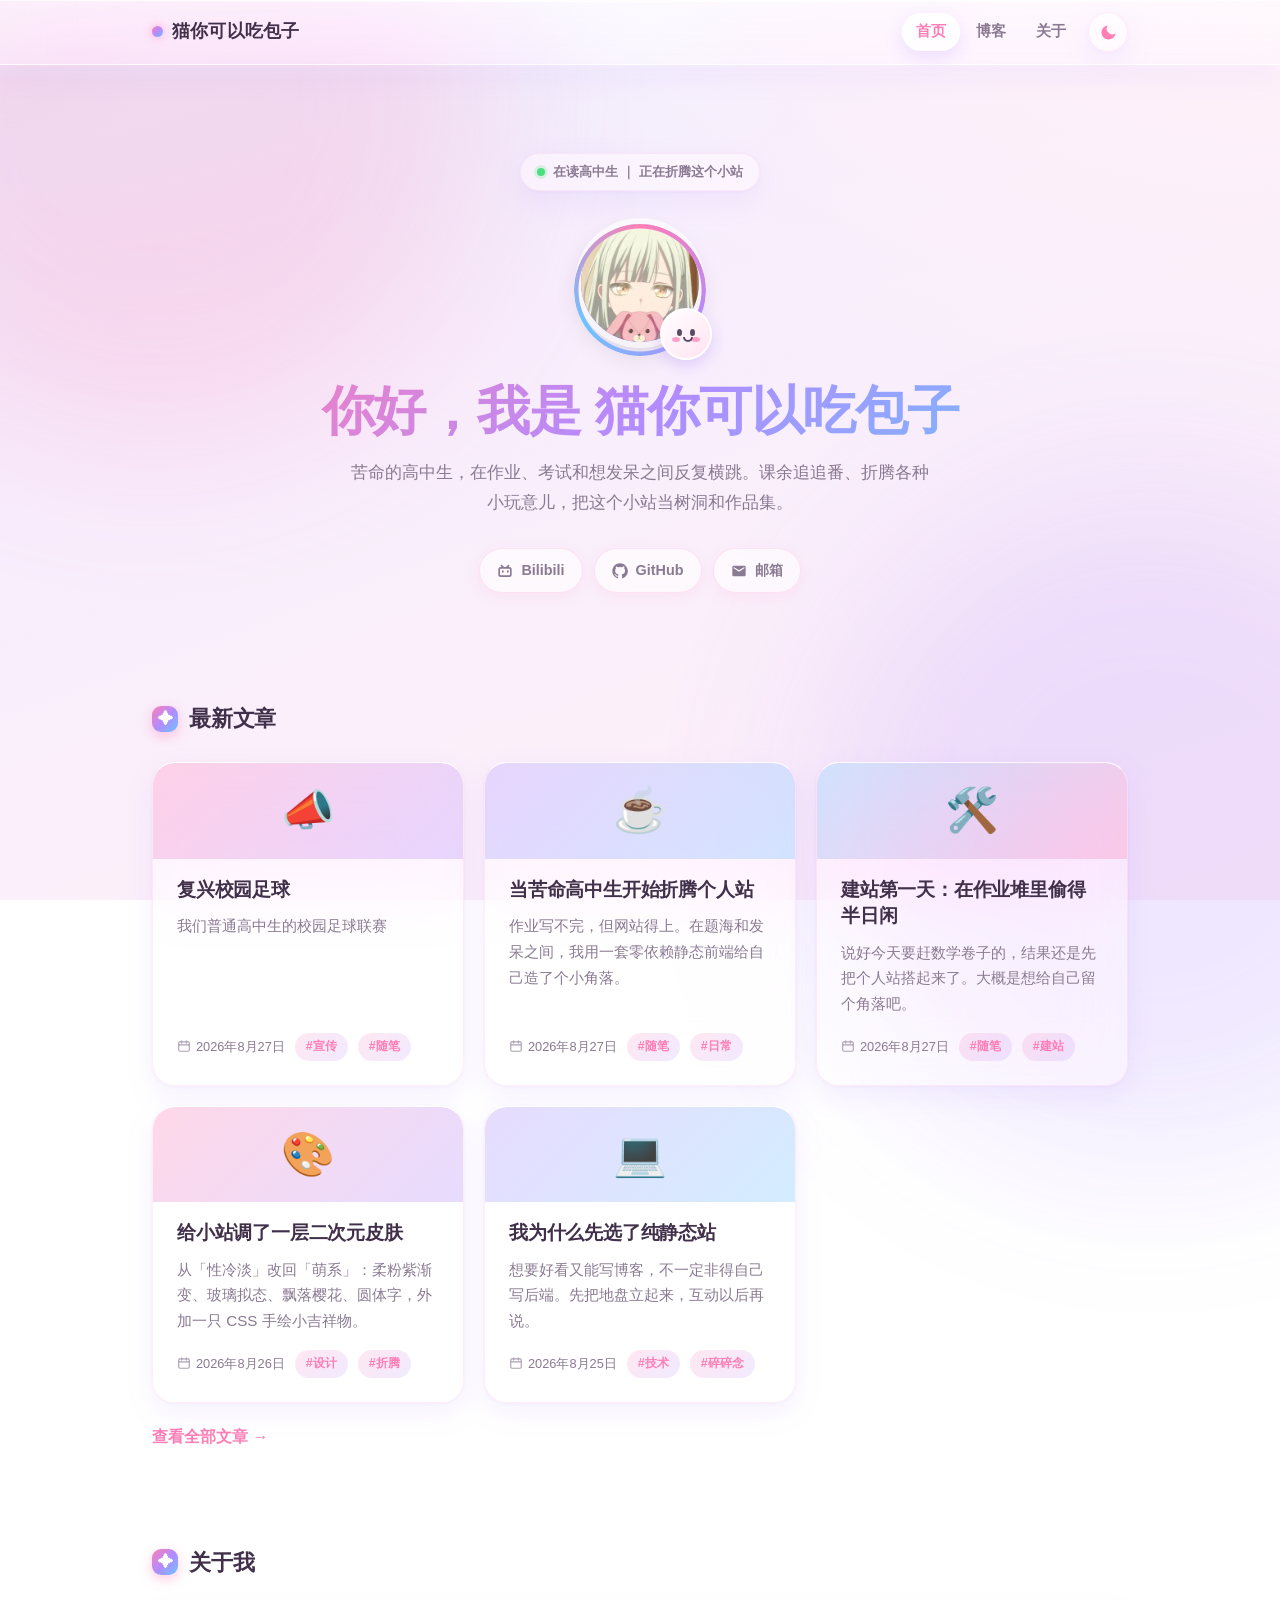
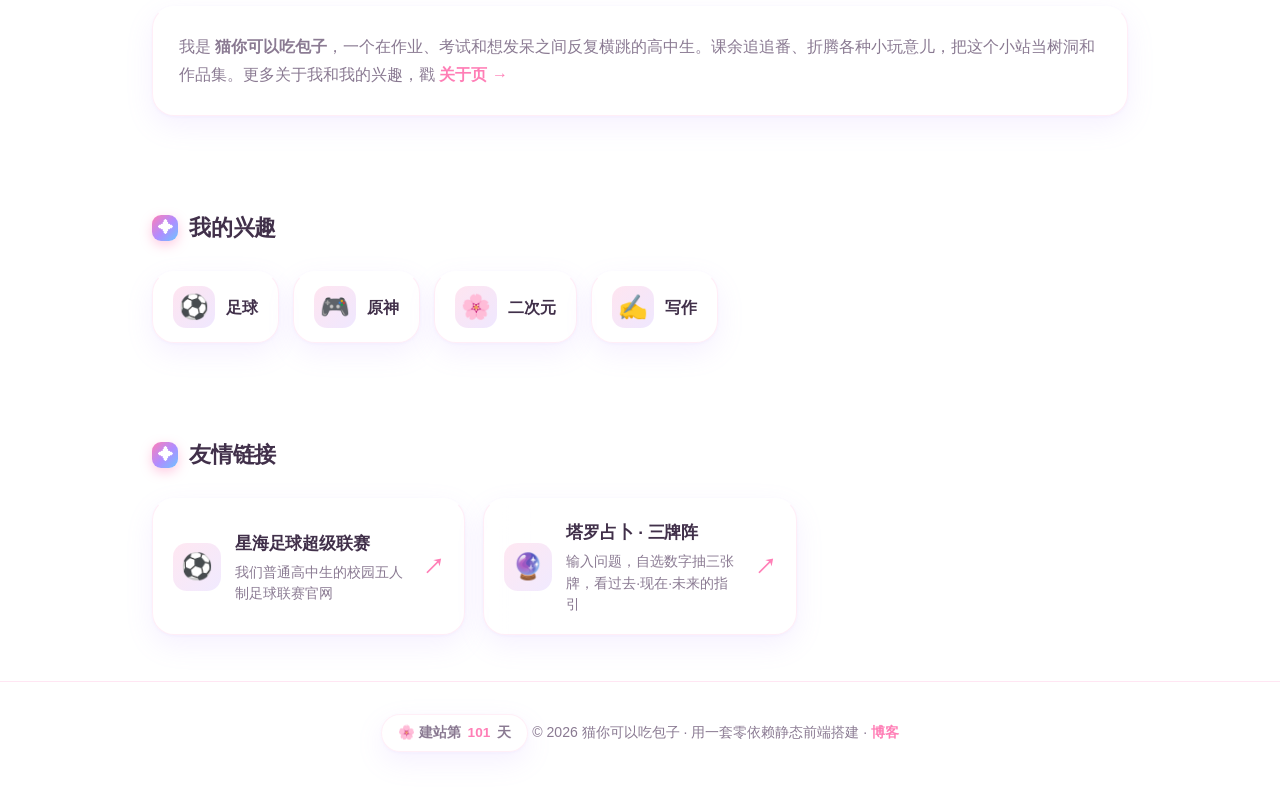
<file: index.html>
<!DOCTYPE html>
<html lang="zh-CN" data-theme="light">
<head>
  <meta charset="UTF-8" />
  <meta name="viewport" content="width=device-width, initial-scale=1.0" />
  <script>document.documentElement.classList.add('js');</script>
  <title>猫你可以吃包子</title>
  <meta name="description" content="猫你可以吃包子的个人主页与博客——苦命高中生的二次元小角落。" />
  <link rel="icon" type="image/svg+xml" href="assets/img/favicon.svg" />
  <link rel="apple-touch-icon" href="assets/img/apple-touch-icon.png" />
  <meta property="og:title" content="猫你可以吃包子" />
  <meta property="og:description" content="苦命高中生的二次元小角落：写代码、追番、折腾各种小玩意儿。" />
  <meta property="og:type" content="website" />
  <meta property="og:image" content="assets/img/og-image.png" />
  <meta name="twitter:card" content="summary_large_image" />
  <meta name="twitter:title" content="猫你可以吃包子" />
  <meta name="twitter:description" content="苦命高中生的二次元小角落：写代码、追番、折腾各种小玩意儿。" />
  <meta name="twitter:image" content="assets/img/og-image.png" />
  <link rel="stylesheet" href="assets/css/style.css" />
</head>
<body>
  <div class="cursor-ring" id="cursorRing" aria-hidden="true"></div>
  <div class="glow-follow" id="glowFollow" aria-hidden="true"></div>
  <div class="petals" id="petals" aria-hidden="true"></div>
  <div class="progress" id="progress"></div>
  <button class="to-top" id="toTop" aria-label="返回顶部"><svg viewBox="0 0 24 24" fill="none" stroke="currentColor" stroke-width="2.4" stroke-linecap="round" stroke-linejoin="round"><path d="M12 19V5M5 12l7-7 7 7"/></svg></button>
  <nav class="nav">
    <div class="nav-glass" aria-hidden="true"></div>
    <div class="container nav-inner">
      <a class="brand" href="index.html"><span class="dot"></span> 猫你可以吃包子</a>
      <div class="nav-links">
        <div class="nav-pill" aria-hidden="true"></div>
        <a href="index.html" data-nav>首页</a>
        <a href="blog.html" data-nav>博客</a>
        <a href="about.html" data-nav>关于</a>
        <button class="theme-btn" aria-label="切换主题"><svg viewBox="0 0 24 24" fill="currentColor"><path d="M21 12.8A9 9 0 1 1 11.2 3 7 7 0 0 0 21 12.8z"/></svg></button>
      </div>
    </div>
  </nav>

  <header class="hero">
    <div class="container">
      <div class="status"><span class="live"></span> 在读高中生 ｜ 正在折腾这个小站</div>
      <div class="avatar-wrap">
        <div class="ring"></div>
        <div class="avatar"><img src="assets/img/avatar.png" alt="猫你可以吃包子" /></div>
        <div class="mascot" aria-hidden="true">
          <div class="mascot-face">
            <span class="eye l"></span><span class="eye r"></span>
            <span class="blush l"></span><span class="blush r"></span>
            <span class="mouth"></span>
          </div>
        </div>
      </div>
      <h1>你好，我是 猫你可以吃包子</h1>
      <p class="tagline">苦命的高中生，在作业、考试和想发呆之间反复横跳。课余追追番、折腾各种小玩意儿，把这个小站当树洞和作品集。</p>
      <div class="socials">
        <a href="https://space.bilibili.com/1562954158?spm_id_from=333.1007.0.0" target="_blank" rel="noopener">
          <svg viewBox="0 0 24 24"><path d="M18.223 3.086a1.25 1.25 0 0 1 0 1.768L17.08 5.996h1.17A3.75 3.75 0 0 1 22 9.747v7.5a3.75 3.75 0 0 1-3.75 3.75H5.75A3.75 3.75 0 0 1 2 17.247v-7.5a3.75 3.75 0 0 1 3.75-3.75h1.166L5.775 4.854a1.25 1.25 0 1 1 1.767-1.768l2.652 2.652c.079.079.145.165.199.257h3.213c.054-.092.12-.178.199-.257l2.652-2.652a1.25 1.25 0 0 1 1.768 0zM18.25 8.497H5.75a1.25 1.25 0 0 0-1.247 1.157l-.003.094v7.5c0 .659.51 1.198 1.157 1.246l.093.004h12.5a1.25 1.25 0 0 0 1.247-1.157l.003-.093v-7.5c0-.69-.56-1.25-1.25-1.25zm-9.5 2.5c.69 0 1.25.56 1.25 1.25v1.25a1.25 1.25 0 1 1-2.5 0v-1.25c0-.69.56-1.25 1.25-1.25zm7.5 0c.69 0 1.25.56 1.25 1.25v1.25a1.25 1.25 0 1 1-2.5 0v-1.25c0-.69.56-1.25 1.25-1.25z"/></svg>
          Bilibili
        </a>
        <a href="https://github.com/mnkycbz" target="_blank" rel="noopener">
          <svg viewBox="0 0 24 24"><path d="M12 .5C5.7.5.5 5.7.5 12c0 5.1 3.3 9.4 7.9 10.9.6.1.8-.2.8-.5v-2c-3.2.7-3.9-1.4-3.9-1.4-.5-1.3-1.3-1.7-1.3-1.7-1.1-.7.1-.7.1-.7 1.2.1 1.8 1.2 1.8 1.2 1 1.8 2.7 1.3 3.4 1 .1-.8.4-1.3.7-1.6-2.6-.3-5.3-1.3-5.3-5.8 0-1.3.5-2.3 1.2-3.1-.1-.3-.5-1.5.1-3.1 0 0 1-.3 3.3 1.2a11.5 11.5 0 0 1 6 0C17.3 4.7 18.3 5 18.3 5c.6 1.6.2 2.8.1 3.1.8.8 1.2 1.8 1.2 3.1 0 4.5-2.7 5.5-5.3 5.8.4.4.8 1.1.8 2.2v3.3c0 .3.2.6.8.5 4.6-1.5 7.9-5.8 7.9-10.9C23.5 5.7 18.3.5 12 .5z"/></svg>
          GitHub
        </a>
        <a href="mailto:3948023189@qq.com">
          <svg viewBox="0 0 24 24"><path d="M20 4H4a2 2 0 0 0-2 2v12a2 2 0 0 0 2 2h16a2 2 0 0 0 2-2V6a2 2 0 0 0-2-2zm0 4-8 5-8-5V6l8 5 8-5z"/></svg>
          邮箱
        </a>
      </div>
    </div>
  </header>

  <main class="container">
    <section class="section">
      <h2 class="section-title">最新文章</h2>
      <div class="grid" id="post-list"></div>
      <p style="margin-top:20px"><a href="blog.html" style="color:var(--primary);font-weight:600">查看全部文章 →</a></p>
    </section>

    <section class="section">
      <h2 class="section-title">关于我</h2>
      <div class="card about reveal">
        <p>我是 <strong>猫你可以吃包子</strong>，一个在作业、考试和想发呆之间反复横跳的高中生。课余追追番、折腾各种小玩意儿，把这个小站当树洞和作品集。更多关于我和我的兴趣，戳 <a href="about.html" style="color:var(--primary);font-weight:600">关于页 →</a></p>
      </div>
    </section>

    <section class="section">
      <h2 class="section-title">我的兴趣</h2>
      <div class="interests reveal">
        <div class="interest"><span class="interest-emoji">⚽</span><span class="interest-name">足球</span></div>
        <div class="interest"><span class="interest-emoji">🎮</span><span class="interest-name">原神</span></div>
        <div class="interest"><span class="interest-emoji">🌸</span><span class="interest-name">二次元</span></div>
        <div class="interest"><span class="interest-emoji">✍️</span><span class="interest-name">写作</span></div>
      </div>
    </section>

    <section class="section">
      <h2 class="section-title">友情链接</h2>
      <div class="links">
        <a class="link-card reveal" href="https://xfsl-league.pages.dev" target="_blank" rel="noopener">
          <div class="link-icon">⚽</div>
          <div class="link-body">
            <h3>星海足球超级联赛</h3>
            <p>我们普通高中生的校园五人制足球联赛官网</p>
          </div>
          <span class="link-go" aria-hidden="true">↗</span>
        </a>
        <a class="link-card reveal" href="https://de34304d615e48baa82f3e20e496a68d.app.workbuddy.link" target="_blank" rel="noopener">
          <div class="link-icon">🔮</div>
          <div class="link-body">
            <h3>塔罗占卜 · 三牌阵</h3>
            <p>输入问题，自选数字抽三张牌，看过去·现在·未来的指引</p>
          </div>
          <span class="link-go" aria-hidden="true">↗</span>
        </a>
      </div>
    </section>
  </main>

  <footer class="footer">
    <div class="container">
      <div class="site-badge" id="siteBadge">🌸 建站第 <b>1</b> 天</div>
      © <span id="year"></span> 猫你可以吃包子 · 用一套零依赖静态前端搭建 · <a href="blog.html">博客</a>
    </div>
  </footer>

  <script>
    document.getElementById("year").textContent = new Date().getFullYear();
    (function () {
      var build = new Date(2026, 7, 27); // 建站日 2026-08-27；想改年份/月份/日期改这里即可
      var days = Math.floor((Date.now() - build.getTime()) / 86400000) + 1;
      var el = document.getElementById("siteBadge");
      if (el) el.innerHTML = "🌸 建站第 <b>" + days + "</b> 天";
    })();
  </script>
  <script src="assets/js/posts.js"></script>
  <script src="assets/js/main.js"></script>
</body>
</html>
</file>
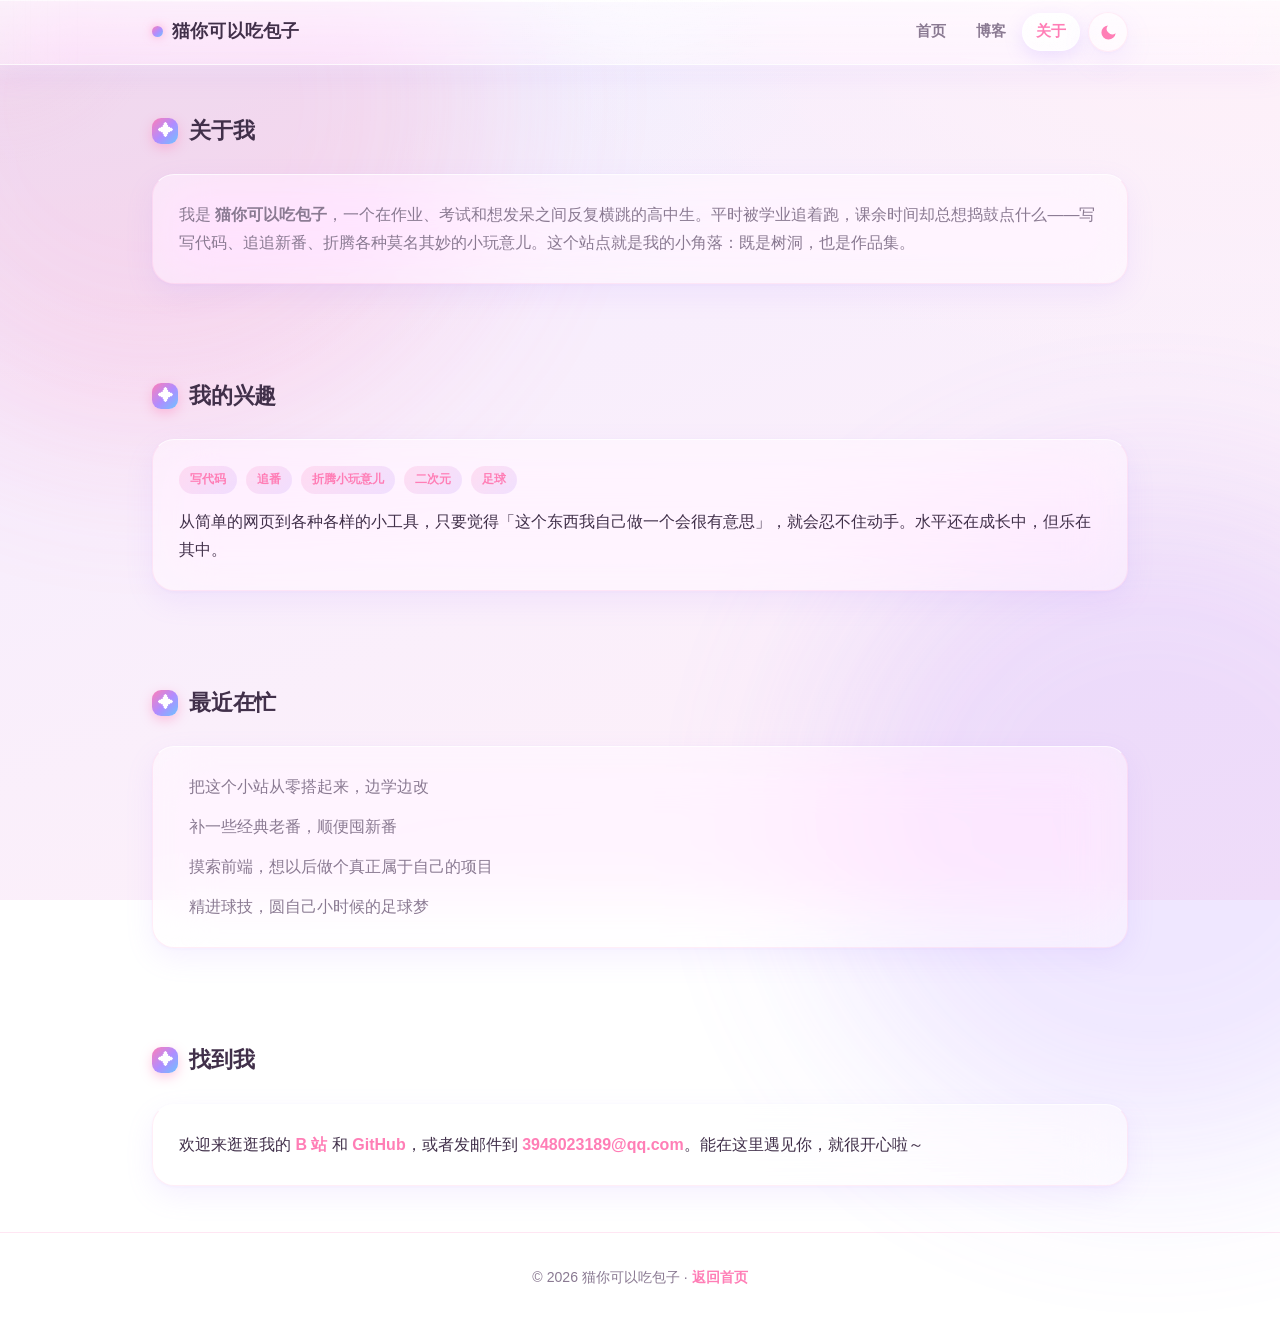
<file: about.html>
<!DOCTYPE html>
<html lang="zh-CN" data-theme="light">
<head>
  <meta charset="UTF-8" />
  <meta name="viewport" content="width=device-width, initial-scale=1.0" />
  <script>document.documentElement.classList.add('js');</script>
  <title>关于 · 猫你可以吃包子</title>
  <link rel="icon" type="image/svg+xml" href="assets/img/favicon.svg" />
  <link rel="apple-touch-icon" href="assets/img/apple-touch-icon.png" />
  <meta property="og:title" content="猫你可以吃包子" />
  <meta property="og:description" content="苦命高中生的二次元小角落：写代码、追番、折腾各种小玩意儿。" />
  <meta property="og:type" content="website" />
  <meta property="og:image" content="assets/img/og-image.png" />
  <meta name="twitter:card" content="summary_large_image" />
  <meta name="twitter:title" content="猫你可以吃包子" />
  <meta name="twitter:description" content="苦命高中生的二次元小角落：写代码、追番、折腾各种小玩意儿。" />
  <meta name="twitter:image" content="assets/img/og-image.png" />
  <link rel="stylesheet" href="assets/css/style.css" />
</head>
<body>
  <div class="cursor-ring" id="cursorRing" aria-hidden="true"></div>
  <div class="glow-follow" id="glowFollow" aria-hidden="true"></div>
  <div class="petals" id="petals" aria-hidden="true"></div>
  <div class="progress" id="progress"></div>
  <button class="to-top" id="toTop" aria-label="返回顶部"><svg viewBox="0 0 24 24" fill="none" stroke="currentColor" stroke-width="2.4" stroke-linecap="round" stroke-linejoin="round"><path d="M12 19V5M5 12l7-7 7 7"/></svg></button>
  <nav class="nav">
    <div class="nav-glass" aria-hidden="true"></div>
    <div class="container nav-inner">
      <a class="brand" href="index.html"><span class="dot"></span> 猫你可以吃包子</a>
      <div class="nav-links">
        <div class="nav-pill" aria-hidden="true"></div>
        <a href="index.html" data-nav>首页</a>
        <a href="blog.html" data-nav>博客</a>
        <a href="about.html" data-nav>关于</a>
        <button class="theme-btn" aria-label="切换主题"><svg viewBox="0 0 24 24" fill="currentColor"><path d="M21 12.8A9 9 0 1 1 11.2 3 7 7 0 0 0 21 12.8z"/></svg></button>
      </div>
    </div>
  </nav>

  <main class="container">
    <section class="section">
      <h2 class="section-title reveal">关于我</h2>
      <div class="card about reveal">
        <p>我是 <strong>猫你可以吃包子</strong>，一个在作业、考试和想发呆之间反复横跳的高中生。平时被学业追着跑，课余时间却总想捣鼓点什么——写写代码、追追新番、折腾各种莫名其妙的小玩意儿。这个站点就是我的小角落：既是树洞，也是作品集。</p>
      </div>
    </section>

    <section class="section">
      <h2 class="section-title reveal">我的兴趣</h2>
      <div class="card reveal">
        <div class="tags">
          <span class="tag">写代码</span>
          <span class="tag">追番</span>
          <span class="tag">折腾小玩意儿</span>
          <span class="tag">二次元</span>
          <span class="tag">足球</span>
        </div>
        <p style="margin-top:14px">从简单的网页到各种各样的小工具，只要觉得「这个东西我自己做一个会很有意思」，就会忍不住动手。水平还在成长中，但乐在其中。</p>
      </div>
    </section>

    <section class="section">
      <h2 class="section-title reveal">最近在忙</h2>
      <div class="card reveal">
        <ul class="now-list">
          <li><span class="live"></span> 把这个小站从零搭起来，边学边改</li>
          <li><span class="live"></span> 补一些经典老番，顺便囤新番</li>
          <li><span class="live"></span> 摸索前端，想以后做个真正属于自己的项目</li>
          <li><span class="live"></span> 精进球技，圆自己小时候的足球梦</li>
        </ul>
      </div>
    </section>

    <section class="section">
      <h2 class="section-title reveal">找到我</h2>
      <div class="card reveal">
        <p>欢迎来逛逛我的 <a href="https://space.bilibili.com/1562954158" target="_blank" rel="noopener" style="color:var(--primary);font-weight:600">B 站</a> 和 <a href="https://github.com/mnkycbz" target="_blank" rel="noopener" style="color:var(--primary);font-weight:600">GitHub</a>，或者发邮件到 <a href="mailto:3948023189@qq.com" style="color:var(--primary);font-weight:600">3948023189@qq.com</a>。能在这里遇见你，就很开心啦～</p>
      </div>
    </section>
  </main>

  <footer class="footer">
    <div class="container">© <span id="year"></span> 猫你可以吃包子 · <a href="index.html">返回首页</a></div>
  </footer>

  <script>document.getElementById("year").textContent = new Date().getFullYear();</script>
  <script src="assets/js/main.js"></script>
</body>
</html>
</file>
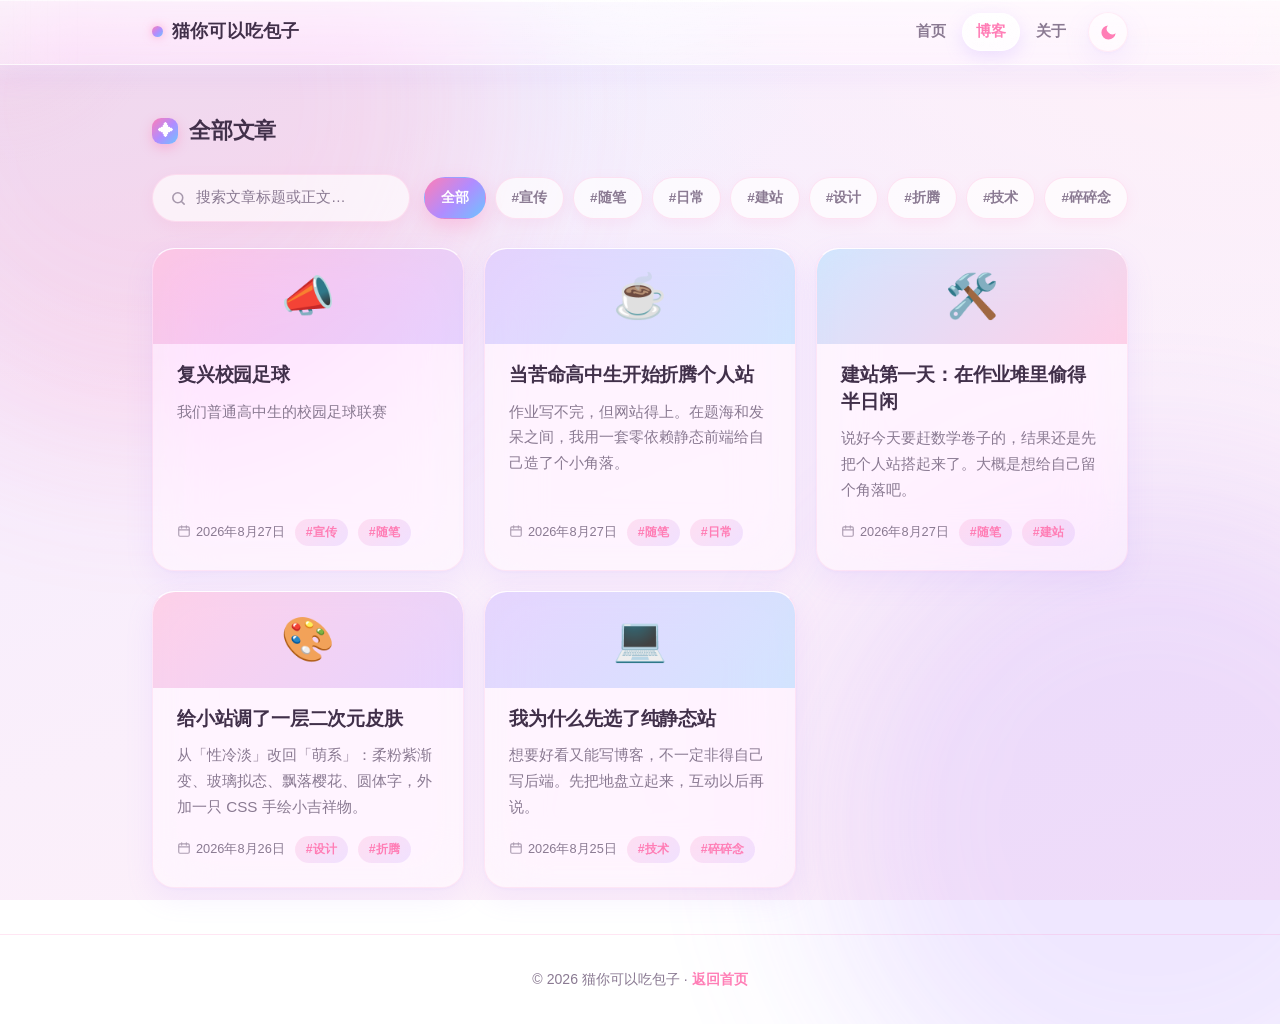
<file: blog.html>
<!DOCTYPE html>
<html lang="zh-CN" data-theme="light">
<head>
  <meta charset="UTF-8" />
  <meta name="viewport" content="width=device-width, initial-scale=1.0" />
  <script>document.documentElement.classList.add('js');</script>
  <title>博客 · 猫你可以吃包子</title>
  <link rel="icon" type="image/svg+xml" href="assets/img/favicon.svg" />
  <link rel="apple-touch-icon" href="assets/img/apple-touch-icon.png" />
  <meta property="og:title" content="猫你可以吃包子" />
  <meta property="og:description" content="苦命高中生的二次元小角落：写代码、追番、折腾各种小玩意儿。" />
  <meta property="og:type" content="website" />
  <meta property="og:image" content="assets/img/og-image.png" />
  <meta name="twitter:card" content="summary_large_image" />
  <meta name="twitter:title" content="猫你可以吃包子" />
  <meta name="twitter:description" content="苦命高中生的二次元小角落：写代码、追番、折腾各种小玩意儿。" />
  <meta name="twitter:image" content="assets/img/og-image.png" />
  <link rel="stylesheet" href="assets/css/style.css" />
</head>
<body>
  <div class="cursor-ring" id="cursorRing" aria-hidden="true"></div>
  <div class="glow-follow" id="glowFollow" aria-hidden="true"></div>
  <div class="petals" id="petals" aria-hidden="true"></div>
  <div class="progress" id="progress"></div>
  <button class="to-top" id="toTop" aria-label="返回顶部"><svg viewBox="0 0 24 24" fill="none" stroke="currentColor" stroke-width="2.4" stroke-linecap="round" stroke-linejoin="round"><path d="M12 19V5M5 12l7-7 7 7"/></svg></button>
  <nav class="nav">
    <div class="nav-glass" aria-hidden="true"></div>
    <div class="container nav-inner">
      <a class="brand" href="index.html"><span class="dot"></span> 猫你可以吃包子</a>
      <div class="nav-links">
        <div class="nav-pill" aria-hidden="true"></div>
        <a href="index.html" data-nav>首页</a>
        <a href="blog.html" data-nav>博客</a>
        <a href="about.html" data-nav>关于</a>
        <button class="theme-btn" aria-label="切换主题"><svg viewBox="0 0 24 24" fill="currentColor"><path d="M21 12.8A9 9 0 1 1 11.2 3 7 7 0 0 0 21 12.8z"/></svg></button>
      </div>
    </div>
  </nav>

  <main class="container">
    <section class="section">
      <h2 class="section-title reveal">全部文章</h2>
      <div class="blog-tools reveal">
        <div class="search-box">
          <svg viewBox="0 0 24 24" width="17" height="17" fill="none" stroke="currentColor" stroke-width="2.2" stroke-linecap="round" stroke-linejoin="round"><circle cx="11" cy="11" r="7"/><path d="M20 20l-3.5-3.5"/></svg>
          <input type="search" id="postSearch" placeholder="搜索文章标题或正文…" aria-label="搜索文章" />
        </div>
        <div class="filters" id="tagFilters"></div>
      </div>
      <div class="grid" id="post-list"></div>
      <p class="empty" id="empty" style="display:none">还没有文章，去 <code>assets/js/posts.js</code> 加一篇吧。</p>
    </section>
  </main>

  <footer class="footer">
    <div class="container">© <span id="year"></span> 猫你可以吃包子 · <a href="index.html">返回首页</a></div>
  </footer>

  <script>document.getElementById("year").textContent = new Date().getFullYear();</script>
  <script src="assets/js/posts.js"></script>
  <script src="assets/js/main.js"></script>
</body>
</html>
</file>
<file: assets/css/style.css>
/* ===========================================================
   Personal site — 二次元风 (anime/2D aesthetic)
   Soft pastel gradients, glassmorphism, sakura petals,
   bouncy micro-interactions, rounded font, kawaii mascot.
   Zero deps, no build step.
   =========================================================== */

:root {
  --primary: #ff7eb6;      /* sakura pink   */
  --primary-2: #b18cff;    /* lavender      */
  --primary-3: #6ec3ff;    /* sky blue      */
  --primary-rgb: 255, 126, 182;
  --radius: 22px;
  --radius-sm: 14px;
  --maxw: 1020px;
  --font: -apple-system, BlinkMacSystemFont, "Segoe UI", "PingFang SC",
    "Hiragino Sans GB", "Microsoft YaHei", "Noto Sans CJK SC", sans-serif;
  --font-round: "Yuanti SC", "Hiragino Maru Gothic ProN", "Quicksand",
    "PingFang SC", "PingFang SC", var(--font);
  --grad: linear-gradient(135deg, var(--primary), var(--primary-2) 52%, var(--primary-3));
  --ease-bounce: cubic-bezier(0.34, 1.56, 0.64, 1);
}

/* ---------- Light ---------- */
:root,
[data-theme="light"] {
  --bg-1: #fff1f8;
  --bg-2: #f3ecff;
  --bg-3: #eaf4ff;
  --surface: rgba(255, 255, 255, 0.66);
  --surface-2: rgba(255, 255, 255, 0.5);
  --text: #41304a;
  --text-soft: #8a7a92;
  --border: rgba(255, 140, 200, 0.22);
  --shadow-sm: 0 4px 14px rgba(255, 126, 182, 0.1);
  --shadow: 0 10px 34px rgba(177, 140, 255, 0.18), 0 2px 8px rgba(0, 0, 0, 0.04);
  --blob-1: rgba(255, 126, 182, 0.28);
  --blob-2: rgba(177, 140, 255, 0.26);
  --blob-3: rgba(110, 195, 255, 0.24);
}

/* ---------- Dark ---------- */
[data-theme="dark"] {
  --bg-1: #1b1226;
  --bg-2: #1a1430;
  --bg-3: #141a2e;
  --surface: rgba(45, 34, 62, 0.55);
  --surface-2: rgba(60, 46, 82, 0.5);
  --text: #f3e9f7;
  --text-soft: #b6a6c4;
  --border: rgba(255, 158, 199, 0.22);
  --shadow-sm: 0 4px 14px rgba(0, 0, 0, 0.35);
  --shadow: 0 12px 38px rgba(177, 140, 255, 0.22), 0 2px 10px rgba(0, 0, 0, 0.4);
  --blob-1: rgba(255, 126, 182, 0.22);
  --blob-2: rgba(177, 140, 255, 0.2);
  --blob-3: rgba(110, 195, 255, 0.18);
  --grad: linear-gradient(135deg, #ff9ec7, #c4a3ff 52%, #8fd0ff);
}

* { box-sizing: border-box; margin: 0; padding: 0; }

html { scroll-behavior: smooth; -webkit-text-size-adjust: 100%; text-size-adjust: 100%; }
img { max-width: 100%; height: auto; }

body {
  font-family: var(--font);
  background:
    radial-gradient(120% 80% at 0% 0%, var(--bg-3), transparent 55%),
    radial-gradient(120% 90% at 100% 0%, var(--bg-1), transparent 50%),
    linear-gradient(160deg, var(--bg-2), var(--bg-1));
  background-attachment: fixed;
  color: var(--text);
  line-height: 1.75;
  min-height: 100vh;
  -webkit-font-smoothing: antialiased;
  text-rendering: optimizeLegibility;
  transition: color 0.4s ease;
  position: relative;
  overflow-x: hidden;
}

::selection { background: rgba(var(--primary-rgb), 0.28); color: var(--text); }

/* soft floating colour blobs */
body::before,
body::after {
  content: "";
  position: fixed;
  width: 52vw; height: 52vw;
  border-radius: 50%;
  filter: blur(90px);
  opacity: 0.8;
  z-index: -2;
  pointer-events: none;
}
body::before { background: var(--blob-1); top: -18vw; left: -14vw; animation: float1 24s ease-in-out infinite; }
body::after { background: var(--blob-2); bottom: -20vw; right: -16vw; animation: float2 28s ease-in-out infinite; }
@keyframes float1 { 50% { transform: translate(6vw, 5vw); } }
@keyframes float2 { 50% { transform: translate(-5vw, -4vw); } }

a { color: inherit; text-decoration: none; }
.container { max-width: var(--maxw); margin: 0 auto; padding: 0 22px; }

/* ---------- Sakura petals ---------- */
.petals { position: fixed; inset: 0; overflow: hidden; pointer-events: none; z-index: -1; }
.petal {
  position: absolute; top: -8vh;
  width: 13px; height: 13px;
  background: linear-gradient(135deg, #ffd1e6, var(--primary));
  border-radius: 100% 0 100% 0;
  opacity: 0.85;
  animation: fall linear infinite;
  will-change: transform;
}
@keyframes fall {
  0%   { transform: translateY(-10vh) translateX(0) rotate(0deg); }
  50%  { transform: translateY(50vh) translateX(40px) rotate(180deg); }
  100% { transform: translateY(112vh) translateX(-20px) rotate(360deg); }
}

/* ---------- Nav ---------- */
.nav {
  position: sticky; top: 0; z-index: 50;
  backdrop-filter: saturate(180%) blur(16px);
  -webkit-backdrop-filter: saturate(180%) blur(16px);
  background: color-mix(in srgb, var(--bg-1) 70%, transparent);
  border-bottom: 1px solid var(--border);
}
.nav-inner { display: flex; align-items: center; justify-content: space-between; height: 64px; }
.brand {
  font-family: var(--font-round);
  font-weight: 800; font-size: 1.12rem; letter-spacing: 0.01em;
  display: flex; align-items: center; gap: 9px;
}
.brand .dot {
  width: 11px; height: 11px; border-radius: 50%; background: var(--grad);
  box-shadow: 0 0 10px rgba(var(--primary-rgb), 0.6);
}
.nav-links { display: flex; align-items: center; gap: 2px; }
.nav-links a {
  position: relative;
  padding: 8px 14px;
  color: var(--text-soft);
  font-weight: 600; font-size: 0.92rem;
  border-radius: 999px;
  transition: color 0.2s ease, background 0.2s ease;
}
.nav-links a:hover { color: var(--text); background: var(--surface-2); }
.nav-links a.active { color: var(--primary); }
.nav-links a.active::after {
  content: ""; position: absolute; left: 14px; right: 14px; bottom: 3px;
  height: 3px; border-radius: 3px; background: var(--grad);
}

.theme-btn {
  margin-left: 6px;
  width: 40px; height: 40px;
  border: 1px solid var(--border);
  border-radius: 50%;
  background: var(--surface);
  color: var(--primary);
  cursor: pointer;
  display: grid; place-items: center;
  box-shadow: var(--shadow-sm);
  transition: color 0.2s ease, background 0.2s ease, transform 0.4s var(--ease-bounce);
}
.theme-btn:hover { color: var(--primary-2); background: var(--surface-2); transform: rotate(20deg) scale(1.08); }
.theme-btn svg { width: 19px; height: 19px; }

/* ---------- Hero ---------- */
.hero { padding: 88px 0 60px; text-align: center; position: relative; }
.status {
  display: inline-flex; align-items: center; gap: 8px;
  padding: 6px 16px; margin-bottom: 26px;
  border: 1px solid var(--border); border-radius: 999px;
  background: var(--surface); backdrop-filter: blur(8px);
  box-shadow: var(--shadow-sm);
  font-size: 0.84rem; color: var(--text-soft); font-weight: 600;
}
.status .live {
  width: 8px; height: 8px; border-radius: 50%; background: #4ade80;
  box-shadow: 0 0 0 3px rgba(74, 222, 128, 0.2);
  animation: pulse 2s ease-in-out infinite;
}
@keyframes pulse { 50% { box-shadow: 0 0 0 6px rgba(74, 222, 128, 0.05); } }

.avatar-wrap { position: relative; width: 132px; height: 132px; margin: 0 auto 26px; }
.avatar {
  width: 118px; height: 118px; margin: 7px auto;
  border-radius: 50%;
  background: var(--grad);
  display: grid; place-items: center;
  font-family: var(--font-round);
  font-size: 2.6rem; font-weight: 800; color: #fff;
  box-shadow: 0 0 0 6px var(--surface), 0 12px 28px rgba(0, 0, 0, 0.12);
  animation: bob 5s ease-in-out infinite;
  overflow: hidden;
}
.avatar img { width: 100%; height: 100%; border-radius: 50%; object-fit: cover; display: block; }
@keyframes bob { 50% { transform: translateY(-8px); } }
.avatar-wrap .ring {
  position: absolute; inset: 0; border-radius: 50%;
  background: conic-gradient(from 0deg, var(--primary), var(--primary-2), var(--primary-3), var(--primary));
  -webkit-mask: radial-gradient(farthest-side, transparent calc(100% - 5px), #000 calc(100% - 4px));
  mask: radial-gradient(farthest-side, transparent calc(100% - 5px), #000 calc(100% - 4px));
  animation: spin 9s linear infinite;
}
@keyframes spin { to { transform: rotate(360deg); } }

/* kawaii mascot — replace with your own character image if you like */
.mascot {
  position: absolute; right: -6px; bottom: -4px;
  width: 52px; height: 52px;
  animation: bob 4s ease-in-out infinite;
}
.mascot-face {
  width: 100%; height: 100%; border-radius: 50%;
  background: linear-gradient(135deg, #fff, #ffe3f1);
  border: 2px solid rgba(255, 255, 255, 0.9);
  box-shadow: 0 6px 16px rgba(177, 140, 255, 0.35);
  position: relative;
}
.mascot-face .eye { position: absolute; top: 19px; width: 5px; height: 7px; border-radius: 50%; background: #5b4a63; }
.mascot-face .eye.l { left: 15px; } .mascot-face .eye.r { right: 15px; }
.mascot-face .blush { position: absolute; top: 27px; width: 8px; height: 5px; border-radius: 50%; background: rgba(255, 126, 182, 0.7); }
.mascot-face .blush.l { left: 10px; } .mascot-face .blush.r { right: 10px; }
.mascot-face .mouth { position: absolute; left: 21px; top: 27px; width: 10px; height: 5px; border: 2px solid #5b4a63; border-top: none; border-radius: 0 0 10px 10px; }

.hero h1 {
  font-family: var(--font-round);
  font-size: clamp(2.2rem, 5.5vw, 3.3rem);
  font-weight: 800; letter-spacing: 0.01em; line-height: 1.18;
  background: var(--grad);
  -webkit-background-clip: text; background-clip: text;
  -webkit-text-fill-color: transparent; color: transparent;
}
.hero .tagline {
  margin: 18px auto 0; max-width: 580px;
  color: var(--text-soft); font-size: 1.05rem; line-height: 1.8;
}
.socials { margin-top: 30px; display: flex; gap: 11px; justify-content: center; flex-wrap: wrap; }
.socials a {
  display: inline-flex; align-items: center; gap: 8px;
  padding: 9px 17px;
  border: 1px solid var(--border); border-radius: 999px;
  background: var(--surface); backdrop-filter: blur(8px);
  color: var(--text-soft); font-weight: 600; font-size: 0.9rem;
  box-shadow: var(--shadow-sm);
  transition: color 0.2s ease, border-color 0.2s ease, transform 0.35s var(--ease-bounce), box-shadow 0.2s ease;
}
.socials a:hover {
  color: var(--primary); border-color: rgba(255, 126, 182, 0.55);
  transform: translateY(-3px); box-shadow: 0 10px 24px rgba(255, 126, 182, 0.25);
}
.socials svg { width: 16px; height: 16px; fill: currentColor; }

/* ---------- Sections ---------- */
.section { padding: 46px 0; }
.section-title {
  font-family: var(--font-round);
  font-size: 1.4rem; font-weight: 800; margin-bottom: 24px;
  display: flex; align-items: center; gap: 11px;
}
.section-title::before {
  content: "✦"; color: #fff; font-size: 0.95rem;
  width: 26px; height: 26px; display: grid; place-items: center;
  border-radius: 9px; background: var(--grad);
  box-shadow: 0 4px 12px rgba(255, 126, 182, 0.4);
}

.card {
  background: var(--surface);
  backdrop-filter: blur(14px) saturate(160%);
  -webkit-backdrop-filter: blur(14px) saturate(160%);
  border: 1px solid var(--border);
  border-radius: var(--radius);
  padding: 26px;
  box-shadow: var(--shadow-sm);
}
.about p { color: var(--text-soft); }

/* about page extras */
.tags { display: flex; flex-wrap: wrap; gap: 9px; }
.now-list { list-style: none; display: flex; flex-direction: column; gap: 12px; }
.now-list li { display: flex; align-items: center; gap: 10px; color: var(--text-soft); }
.now-list li .live { flex-shrink: 0; }

/* ---------- Interests wall ---------- */
.interests { display: flex; flex-wrap: wrap; gap: 14px; }
.interest {
  display: inline-flex; align-items: center; gap: 11px;
  padding: 14px 20px;
  background: var(--surface);
  backdrop-filter: blur(14px) saturate(160%);
  -webkit-backdrop-filter: blur(14px) saturate(160%);
  border: 1px solid var(--border);
  border-radius: var(--radius);
  box-shadow: var(--shadow-sm);
  transition: transform .35s var(--ease-bounce), box-shadow .35s ease, border-color .35s ease;
}
.interest:hover {
  transform: translateY(-4px) scale(1.03);
  border-color: rgba(255, 126, 182, 0.55);
  box-shadow: 0 16px 38px rgba(177, 140, 255, 0.26);
}
.interest-emoji {
  width: 42px; height: 42px; flex-shrink: 0;
  display: grid; place-items: center;
  font-size: 1.5rem;
  border-radius: 13px;
  background: linear-gradient(135deg, rgba(255, 126, 182, 0.2), rgba(177, 140, 255, 0.2));
}
.interest-name { font-family: var(--font-round); font-weight: 700; font-size: 1.02rem; color: var(--text); }

/* ---------- Friend links ---------- */
.links { display: grid; grid-template-columns: repeat(auto-fill, minmax(280px, 1fr)); gap: 18px; }
.link-card {
  display: flex; align-items: center; gap: 14px;
  padding: 18px 20px;
  background: var(--surface);
  backdrop-filter: blur(14px) saturate(160%);
  -webkit-backdrop-filter: blur(14px) saturate(160%);
  border: 1px solid var(--border);
  border-radius: var(--radius);
  box-shadow: var(--shadow-sm);
  color: inherit; text-decoration: none;
  transition: transform .35s var(--ease-bounce), box-shadow .35s ease, border-color .35s ease;
}
.link-card:hover {
  transform: translateY(-5px);
  border-color: rgba(255, 126, 182, 0.55);
  box-shadow: 0 18px 42px rgba(177, 140, 255, 0.26);
}
.link-icon {
  width: 48px; height: 48px; flex-shrink: 0;
  display: grid; place-items: center;
  font-size: 1.6rem; border-radius: 14px;
  background: linear-gradient(135deg, rgba(255, 126, 182, 0.18), rgba(177, 140, 255, 0.18));
}
.link-body { flex: 1; min-width: 0; }
.link-body h3 { font-family: var(--font-round); font-size: 1.08rem; font-weight: 700; color: var(--text); margin-bottom: 3px; }
.link-body p { color: var(--text-soft); font-size: 0.88rem; line-height: 1.55; }
.link-go { color: var(--primary); font-size: 1.3rem; font-weight: 700; flex-shrink: 0; transition: transform .35s var(--ease-bounce); }
.link-card:hover .link-go { transform: translate(3px, -3px); }

/* ---------- Post grid ---------- */
.grid { display: grid; grid-template-columns: repeat(auto-fill, minmax(300px, 1fr)); gap: 20px; }
.post-card {
  background: var(--surface);
  backdrop-filter: blur(14px) saturate(160%);
  -webkit-backdrop-filter: blur(14px) saturate(160%);
  border: 1px solid var(--border);
  border-radius: var(--radius);
  padding: 24px;
  box-shadow: var(--shadow-sm);
  display: flex; flex-direction: column;
  cursor: pointer;
  transition: transform 0.35s var(--ease-bounce), box-shadow 0.35s ease, border-color 0.35s ease;
}
.post-card:hover {
  transform: translateY(-6px) scale(1.015);
  border-color: rgba(255, 126, 182, 0.55);
  box-shadow: 0 18px 42px rgba(177, 140, 255, 0.26);
}
.post-card h3 {
  font-family: var(--font-round);
  font-size: 1.18rem; font-weight: 700; line-height: 1.4; color: var(--text); margin-bottom: 10px;
}
.post-card .excerpt { color: var(--text-soft); font-size: 0.95rem; line-height: 1.7; flex: 1; }
.post-meta { margin-top: 16px; display: flex; align-items: center; gap: 10px; flex-wrap: wrap; font-size: 0.8rem; color: var(--text-soft); }
.tag {
  padding: 3px 11px; border-radius: 999px;
  background: linear-gradient(135deg, rgba(255, 126, 182, 0.18), rgba(177, 140, 255, 0.18));
  color: var(--primary); font-weight: 700; font-size: 0.78rem;
}

/* 文章卡封面：emoji + 渐变（按索引轮换三色，视觉更丰富） */
.post-card { overflow: hidden; }
.post-cover {
  margin: -24px -24px 18px; padding: 26px 0;
  border-radius: var(--radius) var(--radius) 0 0;
  display: grid; place-items: center;
  font-size: 2.7rem; line-height: 1;
}
.post-cover.g0 { background: linear-gradient(135deg, rgba(255, 126, 182, 0.3), rgba(177, 140, 255, 0.3)); }
.post-cover.g1 { background: linear-gradient(135deg, rgba(177, 140, 255, 0.3), rgba(110, 195, 255, 0.3)); }
.post-cover.g2 { background: linear-gradient(135deg, rgba(110, 195, 255, 0.3), rgba(255, 126, 182, 0.3)); }

/* 博客工具条：搜索 + 标签筛选 */
.blog-tools { display: flex; flex-wrap: wrap; gap: 14px; align-items: center; justify-content: space-between; margin-bottom: 26px; }
.search-box {
  display: flex; align-items: center; gap: 9px;
  padding: 10px 17px;
  border: 1px solid var(--border); border-radius: 999px;
  background: var(--surface); backdrop-filter: blur(10px); -webkit-backdrop-filter: blur(10px);
  box-shadow: var(--shadow-sm); color: var(--text-soft);
  flex: 1 1 240px; max-width: 340px;
  transition: border-color .25s ease, box-shadow .25s ease;
}
.search-box:focus-within { border-color: rgba(255, 126, 182, 0.55); box-shadow: 0 10px 24px rgba(255, 126, 182, 0.2); }
.search-box svg { flex-shrink: 0; opacity: .75; }
.search-box input { border: 0; outline: 0; background: transparent; color: var(--text); font: inherit; font-size: 0.92rem; width: 100%; }
.search-box input::placeholder { color: var(--text-soft); }
.filters { display: flex; flex-wrap: wrap; gap: 9px; }
.filter {
  padding: 8px 16px; border: 1px solid var(--border); border-radius: 999px;
  background: var(--surface); color: var(--text-soft);
  font: inherit; font-size: 0.85rem; font-weight: 700; cursor: pointer;
  box-shadow: var(--shadow-sm);
  transition: color .2s ease, transform .3s var(--ease-bounce), box-shadow .25s ease, border-color .25s ease;
}
.filter:hover { color: var(--primary); border-color: rgba(255, 126, 182, 0.5); transform: translateY(-2px); }
.filter.active { background: var(--grad); color: #fff; border-color: transparent; box-shadow: 0 8px 20px rgba(255, 126, 182, 0.32); }

/* ---------- Post detail ---------- */
.post-detail { padding: 40px 0 72px; }
.post-detail h1 {
  font-family: var(--font-round);
  font-size: clamp(1.9rem, 4.2vw, 2.6rem); margin: 14px 0;
  background: var(--grad); -webkit-background-clip: text; background-clip: text; -webkit-text-fill-color: transparent; color: transparent;
}
.post-detail .post-meta { margin-bottom: 26px; }
.prose { font-size: 1.05rem; color: var(--text); }
.prose h2 { margin: 30px 0 12px; font-size: 1.35rem; font-family: var(--font-round); }
.prose p { margin: 14px 0; color: var(--text-soft); }
.prose code { background: var(--surface-2); padding: 2px 7px; border-radius: 6px; font-family: ui-monospace, "SF Mono", Menlo, monospace; font-size: 0.92em; color: var(--primary-2); }
.prose pre { background: var(--surface-2); padding: 16px; border-radius: var(--radius-sm); overflow-x: auto; margin: 16px 0; }
.prose pre code { background: none; padding: 0; color: var(--text); }
.prose ul { margin: 14px 0 14px 22px; color: var(--text-soft); }
.back-link { display: inline-block; margin-bottom: 10px; color: var(--primary); font-weight: 600; }

/* ---------- Footer ---------- */
.footer { border-top: 1px solid var(--border); padding: 32px 0; text-align: center; color: var(--text-soft); font-size: 0.88rem; }
.footer a { color: var(--primary); font-weight: 600; }

.site-badge {
  display: inline-flex; align-items: center; gap: 7px;
  padding: 6px 16px; margin-bottom: 14px;
  border: 1px solid var(--border); border-radius: 999px;
  background: var(--surface); backdrop-filter: blur(8px);
  -webkit-backdrop-filter: blur(8px);
  box-shadow: var(--shadow-sm);
  font-size: 0.85rem; font-weight: 600; color: var(--text-soft);
}
.site-badge b { color: var(--primary); font-weight: 800; }

.empty { text-align: center; color: var(--text-soft); padding: 50px 0; }

/* ---------- Mobile ---------- */
@media (max-width: 600px) {
  body { background-attachment: scroll; }   /* iOS 上 fixed 背景会卡 */
  .container { padding: 0 16px; }

  .nav-inner { height: 56px; gap: 6px; }
  .brand {
    font-size: 1rem; gap: 7px; letter-spacing: -0.01em;
    white-space: nowrap; min-width: 0; overflow: hidden; text-overflow: ellipsis; flex-shrink: 1;
  }
  .brand .dot { width: 9px; height: 9px; flex-shrink: 0; }
  .nav-links { flex-shrink: 0; gap: 0; }
  .nav-links a { padding: 7px 9px; font-size: 0.82rem; }
  .theme-btn { width: 36px; height: 36px; margin-left: 4px; }
  .theme-btn svg { width: 17px; height: 17px; }

  .hero { padding: 54px 0 40px; }
  .hero h1 {
    font-size: clamp(1.7rem, 7vw, 2.4rem);
    padding: 0 2px; text-wrap: balance;
  }
  .hero .tagline { font-size: 1rem; margin-top: 14px; }
  .status { font-size: 0.78rem; padding: 5px 13px; margin-bottom: 22px; }
  .socials { gap: 9px; margin-top: 24px; }
  .socials a { padding: 8px 14px; font-size: 0.85rem; }

  .section { padding: 34px 0; }
  .section-title { font-size: 1.2rem; margin-bottom: 18px; gap: 9px; }
  .card { padding: 20px; }
  .interest { padding: 12px 16px; }
  .interest-emoji { width: 38px; height: 38px; font-size: 1.3rem; }
  .link-card { padding: 15px 16px; }
  .link-icon { width: 42px; height: 42px; font-size: 1.4rem; }
  .site-badge { font-size: 0.8rem; padding: 5px 14px; }
  .blog-tools { flex-direction: column; align-items: stretch; gap: 12px; }
  .search-box { max-width: none; }

  .grid { grid-template-columns: 1fr; gap: 16px; }
  .post-card { padding: 20px; }
  .post-card h3 { font-size: 1.1rem; }
  .post-cover { margin: -20px -20px 16px; padding: 22px 0; font-size: 2.3rem; }
  .mascot { right: 2px; }

  .post-detail { padding: 26px 0 56px; }
  .post-detail h1 { font-size: clamp(1.6rem, 6vw, 2rem); text-wrap: balance; }
  .prose { font-size: 1rem; overflow-wrap: break-word; word-break: break-word; }
  .prose p, .prose li { line-height: 1.85; }
  .prose pre { font-size: 0.85rem; }

  .footer { font-size: 0.82rem; padding: 26px 0; }
  .to-top { right: 16px; bottom: 16px; width: 42px; height: 42px; }
}

@media (max-width: 360px) {
  .brand { font-size: 0.9rem; }
  .nav-links a { padding: 6px 7px; font-size: 0.78rem; }
  .hero h1 { font-size: 1.6rem; }
}

/* 触屏设备：去掉点按后“粘住”的 hover 位移/旋转 */
@media (hover: none) {
  .post-card:hover { transform: none; box-shadow: var(--shadow-sm); }
  .socials a:hover { transform: none; }
  .theme-btn:hover { transform: none; color: var(--primary); }
}

/* ---------- Reading progress ---------- */
.progress {
  position: fixed; top: 0; left: 0; height: 3px; width: 0;
  background: var(--grad);
  box-shadow: 0 0 10px rgba(255, 126, 182, 0.6);
  z-index: 100; transition: width 0.1s linear;
}

/* ---------- Back to top ---------- */
.to-top {
  position: fixed; right: 22px; bottom: 22px; z-index: 60;
  width: 46px; height: 46px; border-radius: 50%;
  border: 1px solid var(--border);
  background: var(--surface); backdrop-filter: blur(10px);
  -webkit-backdrop-filter: blur(10px);
  color: var(--primary); cursor: pointer;
  display: grid; place-items: center;
  box-shadow: var(--shadow);
  opacity: 0; transform: translateY(16px) scale(0.9);
  pointer-events: none;
  transition: opacity 0.3s ease, transform 0.35s var(--ease-bounce), color 0.2s ease;
}
.to-top.show { opacity: 1; transform: none; pointer-events: auto; }
.to-top:hover { color: var(--primary-2); }
.to-top svg { width: 20px; height: 20px; }

/* ---------- Reveal on scroll ---------- */
/* 仅当 JS 可用（html.js）时才隐藏，关掉 JS 内容仍可见 */
.js .reveal { opacity: 0; transform: translateY(26px); transition: opacity 0.6s ease, transform 0.6s ease; }
.js .reveal.in { opacity: 1; transform: none; }

/* ---------- Reading time + TOC ---------- */
.prose h2 { scroll-margin-top: 84px; }
.read-time {
  margin-left: auto;
  padding-left: 10px;
  border-left: 1px solid var(--border);
  color: var(--text-soft);
  font-size: 0.78rem;
}
.toc {
  background: var(--surface);
  backdrop-filter: blur(14px) saturate(160%);
  -webkit-backdrop-filter: blur(14px) saturate(160%);
  border: 1px solid var(--border);
  border-radius: var(--radius);
  padding: 18px 20px;
  margin-bottom: 26px;
  box-shadow: var(--shadow-sm);
}
.toc-title {
  font-family: var(--font-round);
  font-weight: 800; font-size: 1rem; margin-bottom: 10px;
  color: var(--text);
}
.toc ul { list-style: none; display: flex; flex-direction: column; gap: 7px; }
.toc a { color: var(--text-soft); font-size: 0.92rem; font-weight: 600; transition: color 0.2s ease; }
.toc a:hover { color: var(--primary); }
.toc a::before { content: "✦ "; color: var(--primary); }

/* ---------- Keyboard focus (a11y) ---------- */
:focus-visible { outline: 2px solid var(--primary); outline-offset: 3px; border-radius: 6px; }
/* 装饰元素（头像光环/吉祥物）不可聚焦，屏蔽焦点环，避免误显粉色光晕 */
.avatar-wrap, .avatar-wrap * { outline: none; }

@media (prefers-reduced-motion: reduce) {
  .js .reveal { opacity: 1; transform: none; transition: none; }
  .progress, .to-top { display: none; }
}

/* ============================================================
   v2.0 液态玻璃 + emil 动效 + Apple 材质（覆盖层，追加在末尾）
   - 自定义缓动曲线 / 材质变量
   - iOS26 液态玻璃导航（常驻磨砂 + 高光边 + 内部光 + 选中胶囊悬停跟随）
   - 全局光斑跟随鼠标 + 鼠标光圈
   - 卡片/按钮 hover 光扫 / 按压反馈 / 入场 materialize+stagger
   ============================================================ */
:root {
  --ease-out: cubic-bezier(0.23, 1, 0.32, 1);
  --ease-in-out: cubic-bezier(0.77, 0, 0.175, 1);
  --ease-spring: cubic-bezier(0.32, 0.72, 0, 1);
  --ease-press: cubic-bezier(0.05, 0.7, 0.1, 1);
  --glass: rgba(255, 255, 255, 0.42);
  --glass-strong: rgba(255, 255, 255, 0.6);
  --edge-light: rgba(255, 255, 255, 0.72);
  --border-soft: rgba(255, 140, 200, 0.14);
  --shadow-soft: 0 1px 3px rgba(177, 140, 255, 0.08), 0 10px 28px rgba(177, 140, 255, 0.12);
  --shadow-hover: 0 3px 8px rgba(255, 126, 182, 0.10), 0 20px 44px rgba(177, 140, 255, 0.20);
}
[data-theme="dark"] {
  --glass: rgba(45, 34, 62, 0.4); --glass-strong: rgba(60, 46, 82, 0.6);
  --edge-light: rgba(255, 255, 255, 0.08);
  --border-soft: rgba(255, 158, 199, 0.16);
  --shadow-soft: 0 1px 3px rgba(0, 0, 0, 0.3), 0 10px 28px rgba(0, 0, 0, 0.35);
  --shadow-hover: 0 3px 8px rgba(0, 0, 0, 0.35), 0 20px 44px rgba(177, 140, 255, 0.18);
}

/* ---------- 导航：iOS26 液态玻璃（材质常驻） ---------- */
.nav {
  background: linear-gradient(180deg, rgba(255, 255, 255, 0.62), rgba(255, 255, 255, 0.34));
  backdrop-filter: blur(34px) saturate(190%);
  -webkit-backdrop-filter: blur(34px) saturate(190%);
  border-bottom: 1.5px solid rgba(255, 255, 255, 0.55);
  box-shadow: inset 0 1px 0 rgba(255, 255, 255, 0.65), 0 10px 28px rgba(177, 140, 255, 0.10);
}
[data-theme="dark"] .nav {
  background: linear-gradient(180deg, rgba(45, 34, 62, 0.55), rgba(45, 34, 62, 0.38));
  border-bottom: 1.5px solid rgba(255, 255, 255, 0.14);
  box-shadow: inset 0 1px 0 rgba(255, 255, 255, 0.12), 0 10px 28px rgba(0, 0, 0, 0.35);
}
/* 顶部高光边（常驻） */
.nav::before {
  content: ""; position: absolute; left: 0; right: 0; top: 0; height: 1.5px;
  background: linear-gradient(90deg, transparent, rgba(255, 255, 255, 1), transparent);
}
[data-theme="dark"] .nav::before { background: linear-gradient(90deg, transparent, rgba(255, 255, 255, 0.25), transparent); }
/* 底部折射边（内容滚过时增强） */
.nav::after {
  content: ""; position: absolute; left: 0; right: 0; bottom: -16px; height: 16px;
  background: linear-gradient(to bottom, rgba(255, 255, 255, 0.30), transparent);
  opacity: 0.6; transition: opacity 300ms var(--ease-out); pointer-events: none;
}
[data-theme="dark"] .nav::after { background: linear-gradient(to bottom, rgba(60, 46, 82, 0.5), transparent); }
.nav.scrolled::after { opacity: 1; }
/* 玻璃内部光线：持续流动 + 折射光斑跟随鼠标 */
.nav-glass { position: absolute; inset: 0; overflow: hidden; pointer-events: none; }
.nav-glass::before {
  content: ""; position: absolute; top: -30%; bottom: -30%; left: 0; width: 58%;
  background: linear-gradient(90deg, transparent, rgba(255, 255, 255, 0.6), transparent);
  filter: blur(8px);
  transform: translateX(-90%);
  will-change: transform;
  animation: navShimmer 6s linear infinite;
  opacity: 1;
}
[data-theme="dark"] .nav-glass::before { background: linear-gradient(90deg, transparent, rgba(255, 255, 255, 0.18), transparent); }
@keyframes navShimmer {
  0% { transform: translateX(-90%); }
  100% { transform: translateX(340%); }
}
.nav-glass::after {
  content: ""; position: absolute; inset: 0;
  background: radial-gradient(170px circle at var(--shine-x, 50%) 50%, rgba(255, 255, 255, 0.45), transparent 70%);
  opacity: 0.5; transition: opacity 300ms var(--ease-out);
}
[data-theme="dark"] .nav-glass::after { background: radial-gradient(170px circle at var(--shine-x, 50%) 50%, rgba(255, 255, 255, 0.14), transparent 70%); }
@media (hover: hover) and (pointer: fine) { .nav:hover .nav-glass::after { opacity: 0.75; } }

/* ---------- 导航选项：液态玻璃胶囊（悬停自动跟随） ---------- */
.nav-links { position: relative; }
.nav-links a { position: relative; z-index: 1; transition: color 220ms var(--ease-out); }
.nav-links a:hover { color: var(--text); background: none; }
.nav-links a.active { color: var(--primary); font-weight: 700; }
.nav-links a.active::after { display: none; }
.nav-pill {
  position: absolute; top: 2px; bottom: 2px; left: 0; width: 40px;
  border-radius: 999px;
  background: linear-gradient(180deg, rgba(255, 255, 255, 0.9), rgba(255, 255, 255, 0.62));
  backdrop-filter: blur(18px) saturate(190%);
  -webkit-backdrop-filter: blur(18px) saturate(190%);
  border: 1px solid rgba(255, 255, 255, 0.85);
  box-shadow: inset 0 1px 0 rgba(255, 255, 255, 1), 0 6px 18px rgba(177, 140, 255, 0.22);
  transition: transform 340ms var(--ease-spring), width 340ms var(--ease-spring);
  pointer-events: none; z-index: 0;
}
[data-theme="dark"] .nav-pill {
  background: linear-gradient(180deg, rgba(90, 74, 120, 0.9), rgba(70, 56, 96, 0.65));
  border: 1px solid rgba(255, 255, 255, 0.16);
  box-shadow: inset 0 1px 0 rgba(255, 255, 255, 0.18), 0 6px 18px rgba(0, 0, 0, 0.4);
}
.nav-pill::before {
  content: ""; position: absolute; left: 6px; right: 6px; top: 0; height: 1px;
  background: linear-gradient(90deg, transparent, rgba(255, 255, 255, 1), transparent);
  border-radius: 999px;
}
.nav-pill::after {
  content: ""; position: absolute; inset: 0;
  background: radial-gradient(80px circle at 30% 30%, rgba(255, 255, 255, 0.5), transparent 70%);
  border-radius: 999px; opacity: 0.6;
}
[data-theme="dark"] .nav-pill::before { background: linear-gradient(90deg, transparent, rgba(255, 255, 255, 0.35), transparent); }
[data-theme="dark"] .nav-pill::after { background: radial-gradient(80px circle at 30% 30%, rgba(255, 255, 255, 0.12), transparent 70%); }

/* ---------- 材质层：更玻璃（覆盖原卡片） ---------- */
.card, .post-card, .link-card, .interest {
  background: var(--glass);
  backdrop-filter: blur(28px) saturate(200%);
  -webkit-backdrop-filter: blur(28px) saturate(200%);
  border: 1px solid var(--border-soft);
  border-top: 1px solid var(--edge-light);
  box-shadow: var(--shadow-soft);
}
.status, .theme-btn, .site-badge, .back-top {
  backdrop-filter: blur(20px) saturate(180%);
  -webkit-backdrop-filter: blur(20px) saturate(180%);
  background: var(--glass);
  border: 1px solid var(--border-soft);
  box-shadow: var(--shadow-soft);
}
.socials a { background: var(--glass-strong); }
.post-card {
  transition: transform 220ms var(--ease-out), box-shadow 220ms var(--ease-out), border-color 220ms var(--ease-out);
}
@media (hover: hover) and (pointer: fine) {
  .post-card:hover { transform: translateY(-3px); box-shadow: var(--shadow-hover); border-color: rgba(255, 126, 182, 0.4); }
  .socials a:hover { transform: translateY(-2px); box-shadow: var(--shadow-hover); }
  .interest:hover { transform: translateY(-2px); box-shadow: var(--shadow-hover); }
  .link-card:hover { transform: translateY(-2px); box-shadow: var(--shadow-hover); }
}

/* ---------- 按压反馈（emil: :active scale 0.97） ---------- */
.theme-btn, .socials a, .filter, .back-top, .nav-links a, .link-card, .interest, .post-card {
  transition: transform 100ms var(--ease-press), box-shadow 220ms var(--ease-out),
    color 200ms var(--ease-out), border-color 200ms var(--ease-out), background 200ms var(--ease-out);
}
.theme-btn:active, .socials a:active, .filter:active, .back-top:active,
.nav-links a:active, .link-card:active, .interest:active, .post-card:active { transform: scale(0.97); }

/* ---------- 卡片 hover 光扫（液态玻璃反光） ---------- */
.post-card, .link-card, .interest { position: relative; }
.post-card::after, .link-card::after, .interest::after {
  content: ""; position: absolute; top: 0; bottom: 0; width: 45%; left: 0;
  background: linear-gradient(100deg, transparent, rgba(255, 255, 255, 0.32), transparent);
  transform: translateX(-160%) skewX(-18deg);
  opacity: 0; transition: opacity 300ms var(--ease-out);
  pointer-events: none; border-radius: inherit;
}
[data-theme="dark"] .post-card::after, [data-theme="dark"] .link-card::after, [data-theme="dark"] .interest::after {
  background: linear-gradient(100deg, transparent, rgba(255, 255, 255, 0.12), transparent);
}
@media (hover: hover) and (pointer: fine) {
  .post-card:hover::after, .link-card:hover::after, .interest:hover::after {
    opacity: 1; animation: cardShine 900ms var(--ease-out) forwards;
  }
}
@keyframes cardShine { to { transform: translateX(320%) skewX(-18deg); } }

/* ---------- 社交按钮 hover 光扫 ---------- */
.socials a { position: relative; overflow: hidden; }
.socials a::after {
  content: ""; position: absolute; top: 0; bottom: 0; width: 35%; left: 0;
  background: linear-gradient(100deg, transparent, rgba(255, 255, 255, 0.5), transparent);
  transform: translateX(-150%) skewX(-20deg);
  opacity: 0; pointer-events: none;
}
@media (hover: hover) and (pointer: fine) {
  .socials a:hover::after { animation: btnShine 650ms var(--ease-out) forwards; }
}
@keyframes btnShine { to { transform: translateX(320%) skewX(-20deg); } }

/* ---------- 全局光斑跟随鼠标 ---------- */
.glow-follow {
  position: fixed; top: 0; left: 0; width: 360px; height: 360px;
  border-radius: 50%;
  background: radial-gradient(circle, rgba(255, 182, 220, 0.15), rgba(255, 182, 220, 0) 65%);
  pointer-events: none; z-index: -1;
  transform: translate(-50%, -50%);
  will-change: transform;
}
[data-theme="dark"] .glow-follow { background: radial-gradient(circle, rgba(255, 158, 199, 0.09), rgba(255, 158, 199, 0) 65%); }

/* ---------- 鼠标跟随光圈 ---------- */
.cursor-ring {
  position: fixed; top: 0; left: 0; width: 30px; height: 30px;
  border-radius: 50%;
  border: 1.5px solid rgba(255, 126, 182, 0.4);
  box-shadow: 0 0 12px rgba(255, 126, 182, 0.22), inset 0 0 8px rgba(255, 126, 182, 0.08);
  background: transparent;
  pointer-events: none; z-index: 9999;
  transform: translate(-50%, -50%);
  will-change: transform;
  transition: width 0.3s var(--ease-out), height 0.3s var(--ease-out),
    border-color 0.3s var(--ease-out), box-shadow 0.3s var(--ease-out), opacity 0.4s var(--ease-out);
}
.cursor-ring.grow { width: 44px; height: 44px; border-color: rgba(255, 126, 182, 0.6); box-shadow: 0 0 18px rgba(255, 126, 182, 0.3), inset 0 0 10px rgba(255, 126, 182, 0.12); }
.cursor-ring.hide { opacity: 0; }
[data-theme="dark"] .cursor-ring { border-color: rgba(255, 158, 199, 0.35); box-shadow: 0 0 12px rgba(255, 158, 199, 0.18), inset 0 0 8px rgba(255, 158, 199, 0.06); }
[data-theme="dark"] .cursor-ring.grow { border-color: rgba(255, 158, 199, 0.55); box-shadow: 0 0 18px rgba(255, 158, 199, 0.26), inset 0 0 10px rgba(255, 158, 199, 0.1); }

/* ---------- 入场：materialize（blur+scale+opacity）+ stagger ---------- */
.reveal {
  opacity: 0; transform: translateY(14px) scale(0.985);
  filter: blur(3px);
  transition: opacity 480ms var(--ease-out), transform 480ms var(--ease-out), filter 480ms var(--ease-out);
}
.reveal.in { opacity: 1; transform: none; filter: blur(0); }
.grid .post-card.reveal:nth-child(1) { transition-delay: 40ms; }
.grid .post-card.reveal:nth-child(2) { transition-delay: 100ms; }
.grid .post-card.reveal:nth-child(3) { transition-delay: 160ms; }
.grid .post-card.reveal:nth-child(4) { transition-delay: 220ms; }
.grid .post-card.reveal:nth-child(5) { transition-delay: 280ms; }

/* ---------- 排版：大字负字距 ---------- */
.hero h1, .post-detail h1 { letter-spacing: -0.02em; line-height: 1.1; font-optical-sizing: auto; }
.section-title, .post-card h3, .link-body h3 { letter-spacing: -0.01em; }

/* ---------- Apple 三重无障碍响应 ---------- */
@media (prefers-reduced-transparency: reduce) {
  .nav, .card, .post-card, .link-card, .interest, .status, .socials a, .theme-btn, .site-badge, .back-top {
    backdrop-filter: none; -webkit-backdrop-filter: none;
    background: var(--glass-strong);
  }
}
@media (prefers-contrast: more) {
  .card, .post-card, .link-card, .interest, .status, .socials a, .theme-btn {
    border-color: rgba(65, 48, 74, 0.4);
  }
  [data-theme="dark"] .card, [data-theme="dark"] .post-card, [data-theme="dark"] .link-card,
  [data-theme="dark"] .interest { border-color: rgba(243, 233, 247, 0.4); }
}
@media (prefers-reduced-motion: reduce) {
  .glow-follow, .cursor-ring { display: none; }
  .post-card::after, .link-card::after, .interest::after, .socials a::after, .nav-glass::before { display: none; }
  .reveal { opacity: 1; transform: none; filter: none; transition: none; }
}
</file>
